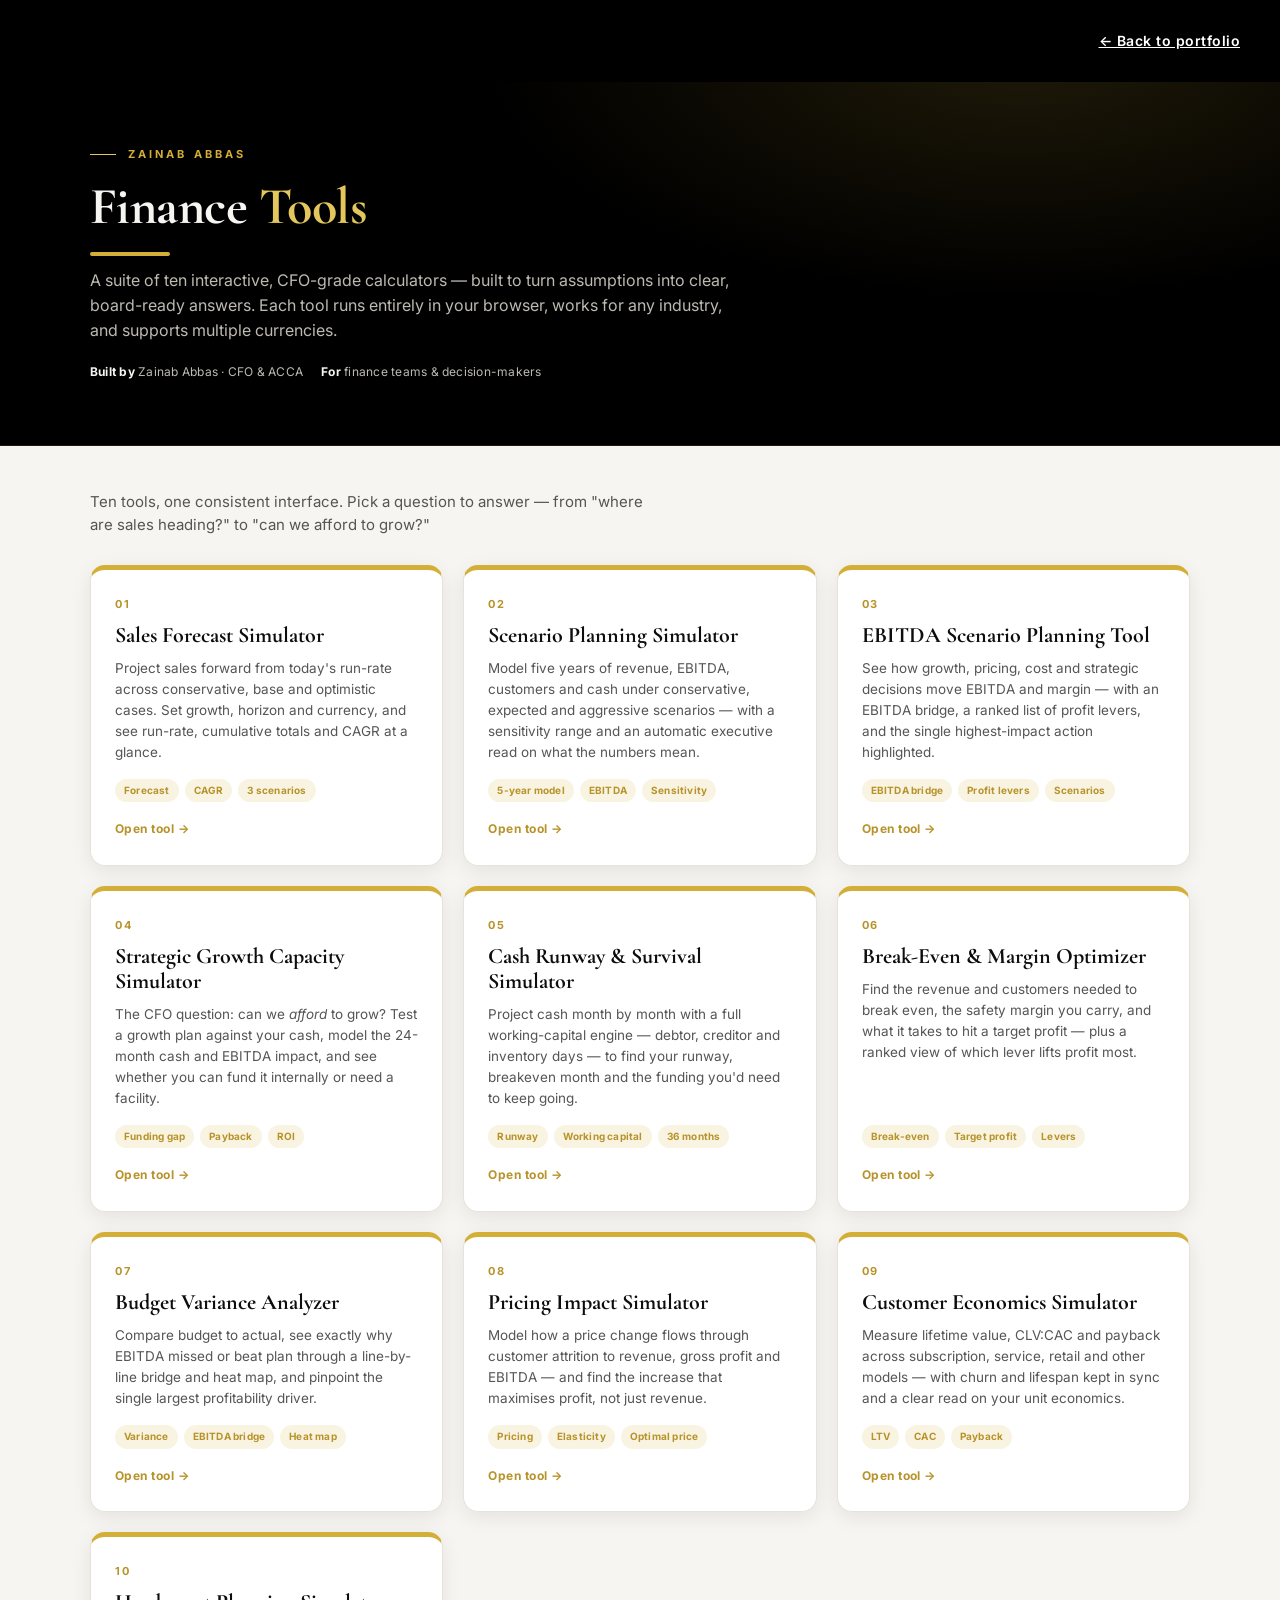
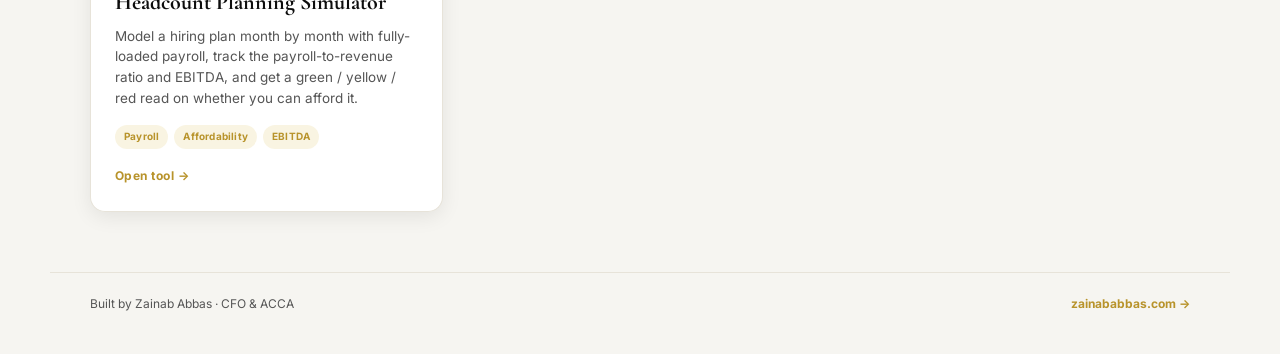
<file: index.html>
<!DOCTYPE html>
<html lang="en">
<head>
  <!-- Google Analytics (GA4) -->
<script async src="https://www.googletagmanager.com/gtag/js?id=G-SFV9DDECGP"></script>
<script>
  window.dataLayer = window.dataLayer || [];
  function gtag(){dataLayer.push(arguments);}
  gtag('js', new Date());
  gtag('config', 'G-SFV9DDECGP');
</script>
<meta charset="UTF-8">
<meta name="viewport" content="width=device-width, initial-scale=1.0">
<title>Finance Tools — Zainab Abbas</title>
<link rel="icon" type="image/png" href="https://zainababbas.com/favicon.png">
<link rel="stylesheet" href="styles.css">
</head>
<body>

  <nav class="calc-nav">
    <a href="https://zainababbas.com" class="logo" aria-label="Zainab Abbas — home"><span class="z">Z</span><span class="a">A</span></a>
    <a href="https://zainababbas.com" class="nav-back">← Back to portfolio</a>
  </nav>

  <!-- ===== DARK HERO ===== -->
  <header class="hero">
    <div class="hero-inner">
      <div class="eyebrow">Zainab Abbas</div>
      <h1>Finance <em>Tools</em></h1>
      <p class="lede">A suite of ten interactive, CFO-grade calculators — built to turn assumptions into clear, board-ready answers. Each tool runs entirely in your browser, works for any industry, and supports multiple currencies.</p>
      <div class="byline">
        <span><b>Built by</b> Zainab Abbas · CFO &amp; ACCA</span>
        <span><b>For</b> finance teams &amp; decision-makers</span>
      </div>
    </div>
  </header>

  <!-- ===== LIGHT BODY ===== -->
  <main class="wrap">
    <p class="hub-intro">Ten tools, one consistent interface. Pick a question to answer — from "where are sales heading?" to "can we afford to grow?"</p>

    <div class="tools-grid">

      <!-- 01 -->
      <a class="tool-card" href="forecast-simulator.html">
        <span class="tc-num">01</span>
        <h3>Sales Forecast Simulator</h3>
        <p>Project sales forward from today's run-rate across conservative, base and optimistic cases. Set growth, horizon and currency, and see run-rate, cumulative totals and CAGR at a glance.</p>
        <div class="tc-tags"><span>Forecast</span><span>CAGR</span><span>3 scenarios</span></div>
        <span class="tc-go">Open tool →</span>
      </a>

      <!-- 02 -->
      <a class="tool-card" href="scenario-planner.html">
        <span class="tc-num">02</span>
        <h3>Scenario Planning Simulator</h3>
        <p>Model five years of revenue, EBITDA, customers and cash under conservative, expected and aggressive scenarios — with a sensitivity range and an automatic executive read on what the numbers mean.</p>
        <div class="tc-tags"><span>5-year model</span><span>EBITDA</span><span>Sensitivity</span></div>
        <span class="tc-go">Open tool →</span>
      </a>

      <!-- 03 -->
      <a class="tool-card" href="ebitda-simulator.html">
        <span class="tc-num">03</span>
        <h3>EBITDA Scenario Planning Tool</h3>
        <p>See how growth, pricing, cost and strategic decisions move EBITDA and margin — with an EBITDA bridge, a ranked list of profit levers, and the single highest-impact action highlighted.</p>
        <div class="tc-tags"><span>EBITDA bridge</span><span>Profit levers</span><span>Scenarios</span></div>
        <span class="tc-go">Open tool →</span>
      </a>

      <!-- 04 -->
      <a class="tool-card" href="growth-capacity.html">
        <span class="tc-num">04</span>
        <h3>Strategic Growth Capacity Simulator</h3>
        <p>The CFO question: can we <em>afford</em> to grow? Test a growth plan against your cash, model the 24-month cash and EBITDA impact, and see whether you can fund it internally or need a facility.</p>
        <div class="tc-tags"><span>Funding gap</span><span>Payback</span><span>ROI</span></div>
        <span class="tc-go">Open tool →</span>
      </a>

      <!-- 05 -->
      <a class="tool-card" href="cash-runway.html">
        <span class="tc-num">05</span>
        <h3>Cash Runway &amp; Survival Simulator</h3>
        <p>Project cash month by month with a full working-capital engine — debtor, creditor and inventory days — to find your runway, breakeven month and the funding you'd need to keep going.</p>
        <div class="tc-tags"><span>Runway</span><span>Working capital</span><span>36 months</span></div>
        <span class="tc-go">Open tool →</span>
      </a>

      <!-- 06 -->
      <a class="tool-card" href="break-even.html">
        <span class="tc-num">06</span>
        <h3>Break-Even &amp; Margin Optimizer</h3>
        <p>Find the revenue and customers needed to break even, the safety margin you carry, and what it takes to hit a target profit — plus a ranked view of which lever lifts profit most.</p>
        <div class="tc-tags"><span>Break-even</span><span>Target profit</span><span>Levers</span></div>
        <span class="tc-go">Open tool →</span>
      </a>

      <!-- 07 -->
      <a class="tool-card" href="budget-variance.html">
        <span class="tc-num">07</span>
        <h3>Budget Variance Analyzer</h3>
        <p>Compare budget to actual, see exactly why EBITDA missed or beat plan through a line-by-line bridge and heat map, and pinpoint the single largest profitability driver.</p>
        <div class="tc-tags"><span>Variance</span><span>EBITDA bridge</span><span>Heat map</span></div>
        <span class="tc-go">Open tool →</span>
      </a>

      <!-- 08 -->
      <a class="tool-card" href="pricing-impact.html">
        <span class="tc-num">08</span>
        <h3>Pricing Impact Simulator</h3>
        <p>Model how a price change flows through customer attrition to revenue, gross profit and EBITDA — and find the increase that maximises profit, not just revenue.</p>
        <div class="tc-tags"><span>Pricing</span><span>Elasticity</span><span>Optimal price</span></div>
        <span class="tc-go">Open tool →</span>
      </a>

      <!-- 09 -->
      <a class="tool-card" href="customer-economics.html">
        <span class="tc-num">09</span>
        <h3>Customer Economics Simulator</h3>
        <p>Measure lifetime value, CLV:CAC and payback across subscription, service, retail and other models — with churn and lifespan kept in sync and a clear read on your unit economics.</p>
        <div class="tc-tags"><span>LTV</span><span>CAC</span><span>Payback</span></div>
        <span class="tc-go">Open tool →</span>
      </a>

      <!-- 10 -->
      <a class="tool-card" href="headcount-planning.html">
        <span class="tc-num">10</span>
        <h3>Headcount Planning Simulator</h3>
        <p>Model a hiring plan month by month with fully-loaded payroll, track the payroll-to-revenue ratio and EBITDA, and get a green / yellow / red read on whether you can afford it.</p>
        <div class="tc-tags"><span>Payroll</span><span>Affordability</span><span>EBITDA</span></div>
        <span class="tc-go">Open tool →</span>
      </a>

      <!-- To add a new tool later: copy a card above, point href to the new file,
           renumber, and update the title, description and three tags. -->

    </div>
  </main>

  <footer>
    <span>Built by Zainab Abbas · CFO &amp; ACCA</span>
    <span><a href="https://zainababbas.com" target="_blank" rel="noopener">zainababbas.com →</a></span>
  </footer>

</body>
</html>
</file>
<file: styles.css>
@import url('https://fonts.googleapis.com/css2?family=Cormorant+Garamond:wght@500;600;700&family=Inter:wght@400;500;600&display=swap');
/* ============================================================
   THE BOARDROOM INSIGHTS — shared calculator theme
   Matched to zainababbas.com: Georgia + Arial, gold #D4AF37
   Dark hero · light working surface · gold accents
   Reuse this single file across every calculator.
   ============================================================ */

:root{
  /* light working surface */
  --paper:#f6f5f1;        /* page background — site cream */
  --card:#ffffff;         /* panels */
  --field:#f3f1ea;        /* input fill */
  --line:#e7e3d9;         /* borders on light */
  --ink:#0d0d0d;          /* primary text */
  --ink-soft:#555555;     /* muted text */

  /* gold (from site) */
  --gold:#D4AF37;         /* primary gold */
  --gold-deep:#B8932B;    /* deeper gold — text on light */
  --gold-soft:rgba(212,175,55,.14);

  /* dark hero band */
  --night:#000;
  --night-line:#2a2a2a;
  --gold-bright:#E3C65C;  /* gold highlight on dark */
  --cream:#f6f5f1;        /* text on dark */
  --cream-soft:#bdbab2;

  /* status */
  --pos:#2E8B57;
  --neg:#C0563F;

  /* fonts (match site) */
  --serif:'Cormorant Garamond',Georgia,serif;
  --sans:'Inter',system-ui,sans-serif;

  --radius:15px;
  --max:1180px;
}

*{box-sizing:border-box;margin:0;padding:0}
html{scroll-behavior:smooth}
body{
  background:var(--paper);color:var(--ink);
  font-family:var(--sans);line-height:1.55;-webkit-font-smoothing:antialiased;min-height:100vh;
}
.num{font-variant-numeric:tabular-nums}


/* ---------- CALCULATOR NAV (ZA monogram, links home) ---------- */
.calc-nav{background:#000;display:flex;align-items:center;justify-content:space-between;padding:14px clamp(18px,4vw,40px)}
.calc-nav .logo{
    display:block; width:48px; height:54px;
    background:url('https://zainababbas.com/logo.png') center/contain no-repeat;
    font-size:0;              /* hides the old ZA text */
}
.calc-nav .logo .z, .logo .a{ display:none; }   /* hides the old letter spans */
.calc-nav .nav-back{color:#fff;font-size:14px;font-weight:600;letter-spacing:.5px;transition:color .25s ease}
.calc-nav .nav-back:hover{color:var(--gold)}

/* ---------- HERO ---------- */
.hero{background:var(--night);border-bottom:1px solid rgba(212,175,55,.15);position:relative;overflow:hidden}
.hero::before{content:'';position:absolute;inset:0;pointer-events:none;
  background:radial-gradient(900px 420px at 80% -10%, rgba(212,175,55,.15), transparent 60%)}
.hero-inner{position:relative;z-index:1;max-width:var(--max);margin:0 auto;padding:clamp(34px,6vw,64px) clamp(18px,4vw,40px)}
.eyebrow{font-family:var(--sans);font-size:11px;letter-spacing:.28em;text-transform:uppercase;color:var(--gold);display:flex;align-items:center;gap:12px;font-weight:700}
.eyebrow::before{content:'';width:26px;height:1px;background:var(--gold-bright);display:inline-block}
h1{font-family:var(--serif);font-weight:700;color:var(--cream);font-size:clamp(30px,5.4vw,52px);line-height:1.06;letter-spacing:-.01em;margin:16px 0 12px}
h1 em{font-style:normal;color:var(--gold-bright)}
h1::after{content:"";display:block;width:80px;height:4px;background:var(--gold);border-radius:5px;margin-top:18px}
.lede{color:var(--cream-soft);max-width:64ch;font-size:clamp(14px,1.7vw,16px)}
.byline{margin-top:20px;font-size:12px;letter-spacing:.02em;color:var(--cream-soft);display:flex;flex-wrap:wrap;gap:8px 18px}
.byline b{color:var(--cream);font-weight:700}

/* ---------- LAYOUT ---------- */
.wrap{max-width:var(--max);margin:0 auto;padding:clamp(28px,4vw,44px) clamp(18px,4vw,40px) 60px}
.grid{display:grid;grid-template-columns:380px 1fr;gap:28px;align-items:start}
@media(max-width:880px){.grid{grid-template-columns:1fr}}

.card{background:var(--card);border:1px solid var(--line);border-radius:var(--radius);padding:24px;
  box-shadow:0 5px 20px rgba(0,0,0,.08)}
.card-title{font-size:11px;letter-spacing:.18em;text-transform:uppercase;color:var(--ink-soft);font-weight:700;display:flex;align-items:center;gap:9px;margin-bottom:20px}
.card-title .dot{width:6px;height:6px;border-radius:50%;background:var(--gold)}

/* ---------- INPUTS ---------- */
.field{margin-bottom:18px}
.field label{display:block;font-size:13px;font-weight:700;margin-bottom:7px;color:var(--ink)}
.field label .hint{color:var(--ink-soft);font-weight:400;font-size:12px}
.input-shell{position:relative;display:flex;align-items:center}
.input-shell .pre{position:absolute;left:14px;color:var(--gold-deep);font-size:14px;font-weight:700;pointer-events:none}
.input-shell .suf{position:absolute;right:14px;color:var(--ink-soft);font-size:13px;pointer-events:none}
input[type=number],input[type=text],select{width:100%;background:var(--field);border:1px solid var(--line);border-radius:10px;
  color:var(--ink);font-family:var(--sans);font-size:15px;font-variant-numeric:tabular-nums;padding:12px 14px;transition:border-color .15s,box-shadow .15s,background .15s;appearance:none}
input.has-pre{padding-left:34px}
input.has-suf{padding-right:48px}
select{cursor:pointer;background-image:url("data:image/svg+xml;utf8,<svg xmlns='http://www.w3.org/2000/svg' width='12' height='8' viewBox='0 0 12 8'><path d='M1 1l5 5 5-5' stroke='%23B8932B' stroke-width='1.5' fill='none' stroke-linecap='round'/></svg>");background-repeat:no-repeat;background-position:right 14px center;padding-right:36px}
input:focus,select:focus{outline:none;border-color:var(--gold);background:var(--card);box-shadow:0 0 0 3px var(--gold-soft)}
input[readonly]{background:transparent;border-style:dashed;color:var(--ink-soft);cursor:not-allowed}
.row2{display:grid;grid-template-columns:1fr 1fr;gap:14px}

/* segmented control */
.seg{display:flex;background:var(--field);border:1px solid var(--line);border-radius:10px;padding:4px;gap:4px}
.seg button{flex:1;background:none;border:none;color:var(--ink-soft);font-family:var(--sans);font-size:13px;font-weight:700;padding:8px 4px;border-radius:7px;cursor:pointer;transition:.15s}
.seg button.active{background:var(--gold);color:#0d0d0d;box-shadow:0 1px 4px rgba(212,175,55,.45)}
.seg button:focus-visible{outline:2px solid var(--gold);outline-offset:2px}

/* groups */
.group{margin-bottom:22px}
.group + .group{padding-top:20px;border-top:1px solid var(--line)}
.group-label{font-size:10.5px;letter-spacing:.16em;text-transform:uppercase;color:var(--gold-deep);font-weight:700;margin-bottom:14px;display:flex;align-items:center;gap:8px}
.group-label::before{content:'';width:5px;height:5px;background:var(--gold);border-radius:50%}

/* advanced drawer */
details{margin-top:6px;border-top:1px solid var(--line);padding-top:16px}
summary{cursor:pointer;font-size:11px;letter-spacing:.14em;text-transform:uppercase;color:var(--gold-deep);font-weight:700;list-style:none;display:flex;align-items:center;gap:8px}
summary::-webkit-details-marker{display:none}
summary::before{content:'+';font-size:15px;line-height:1}
details[open] summary::before{content:'\2013'}
details .field:first-of-type{margin-top:16px}

.reset{margin-top:8px;width:100%;background:transparent;border:2px solid var(--gold);color:var(--gold-deep);font-family:var(--sans);font-size:12px;font-weight:bold;letter-spacing:.06em;text-transform:uppercase;padding:12px;border-radius:8px;cursor:pointer;transition:transform .25s ease,background .25s ease,color .25s ease}
.reset:hover{background:var(--gold);color:#000;transform:translateY(-2px)}

/* scenario slider */
.scenario{background:var(--field);border:1px solid var(--line);border-radius:12px;padding:18px;margin-bottom:24px}
.scenario .scen-name{font-family:var(--sans);font-size:20px;color:var(--gold-deep);font-weight:700;margin-bottom:14px}
input[type=range]{-webkit-appearance:none;appearance:none;width:100%;height:6px;border-radius:6px;background:linear-gradient(90deg,var(--line),var(--gold));outline:none;padding:0;border:none;cursor:pointer}
input[type=range]::-webkit-slider-thumb{-webkit-appearance:none;appearance:none;width:22px;height:22px;border-radius:50%;background:var(--gold);border:3px solid #fff;box-shadow:0 1px 6px rgba(212,175,55,.55);cursor:pointer}
input[type=range]::-moz-range-thumb{width:22px;height:22px;border-radius:50%;background:var(--gold);border:3px solid #fff;box-shadow:0 1px 6px rgba(212,175,55,.55);cursor:pointer}
.scen-ticks{display:flex;justify-content:space-between;margin-top:10px;font-size:10.5px;letter-spacing:.02em;color:var(--ink-soft)}
.scen-ticks span{flex:1;text-align:center;transition:color .15s}
.scen-ticks span:first-child{text-align:left}
.scen-ticks span:last-child{text-align:right}
.scen-ticks span.on{color:var(--gold-deep);font-weight:700}

/* toggles */
.toggles{display:flex;flex-direction:column;gap:2px}
.toggle{display:flex;align-items:flex-start;gap:12px;padding:11px 0;cursor:pointer;border-bottom:1px solid rgba(231,227,217,.7)}
.toggle:last-child{border-bottom:none}
.toggle input{position:absolute;opacity:0;width:0;height:0}
.switch{flex:none;width:40px;height:22px;border-radius:22px;background:var(--line);position:relative;transition:.2s;margin-top:1px}
.switch::after{content:'';position:absolute;top:2px;left:2px;width:18px;height:18px;border-radius:50%;background:#fff;box-shadow:0 1px 3px rgba(0,0,0,.25);transition:.2s}
.toggle input:checked + .switch{background:var(--gold)}
.toggle input:checked + .switch::after{transform:translateX(18px)}
.toggle input:focus-visible + .switch{outline:2px solid var(--gold);outline-offset:2px}
.toggle .t-text{font-size:13px;font-weight:700;color:var(--ink);line-height:1.35}
.toggle .t-text small{display:block;font-weight:400;color:var(--ink-soft);font-size:11.5px;margin-top:2px}

/* ---------- RESULTS ---------- */
.results{display:flex;flex-direction:column;gap:24px}
.kpis{display:grid;grid-template-columns:repeat(4,1fr);gap:14px}
@media(max-width:1040px){.kpis{grid-template-columns:repeat(2,1fr)}}
@media(max-width:480px){.kpis{grid-template-columns:1fr 1fr}}
.kpi{background:var(--card);border:1px solid var(--line);border-top:4px solid var(--gold);border-radius:var(--radius);padding:18px 18px 16px;position:relative;overflow:hidden;box-shadow:0 5px 20px rgba(0,0,0,.08)}

.kpi .k-label{font-size:10px;letter-spacing:.14em;text-transform:uppercase;color:var(--ink-soft);font-weight:700}
.kpi .k-val{font-family:var(--sans);font-weight:700;font-size:clamp(22px,2.6vw,30px);margin-top:8px;letter-spacing:-.01em;color:var(--gold-deep);font-variant-numeric:tabular-nums}
.kpi .k-sub{font-size:11px;color:var(--ink-soft);margin-top:4px}

.chart-card{background:var(--card);border:1px solid var(--line);border-radius:var(--radius);padding:22px 22px 14px;box-shadow:0 5px 20px rgba(0,0,0,.08)}
.chart-head{display:flex;justify-content:space-between;align-items:flex-end;flex-wrap:wrap;gap:12px;margin-bottom:18px}
.chart-card h3{font-family:var(--sans);font-weight:700;font-size:17px;color:var(--ink);margin-bottom:2px}
.chart-card .sub{font-size:10.5px;color:var(--ink-soft);letter-spacing:.02em;margin-bottom:14px}
.legend{display:flex;gap:18px;flex-wrap:wrap}
.legend span{display:flex;align-items:center;gap:7px;font-size:12px;color:var(--ink-soft)}
.swatch{width:14px;height:3px;border-radius:2px}
.chart-box{position:relative;height:330px}
.chart-card .chart-box{height:260px}

/* tables */
.table-card{background:var(--card);border:1px solid var(--line);border-radius:var(--radius);padding:22px;overflow-x:auto;box-shadow:0 5px 20px rgba(0,0,0,.08)}
table{width:100%;border-collapse:collapse;font-size:13px;font-variant-numeric:tabular-nums;white-space:nowrap}
th{text-align:right;font-size:10px;letter-spacing:.1em;text-transform:uppercase;color:var(--ink-soft);font-weight:700;padding:0 14px 12px;border-bottom:1px solid var(--line)}
th:first-child,td:first-child{text-align:left}
td{padding:11px 14px;border-bottom:1px solid rgba(231,227,217,.7)}
tbody tr:hover{background:var(--field)}
td.val{color:var(--gold-deep);font-weight:700}
td.up,td.best{color:var(--pos);font-weight:700}
td.down,td.worst{color:var(--neg);font-weight:700}
tfoot td{border-top:1px solid var(--line);border-bottom:none;color:var(--ink);padding-top:14px;font-weight:700}
tfoot td.val{color:var(--gold-deep)}

/* executive insight */
.insight{background:linear-gradient(180deg,#fbf6e6,#fffdf8);border:1px solid #ecdcb0;border-left:4px solid var(--gold);border-radius:var(--radius);padding:24px 26px}
.insight .ins-eyebrow{font-size:10.5px;letter-spacing:.2em;text-transform:uppercase;color:var(--gold-deep);font-weight:700;display:flex;align-items:center;gap:9px;margin-bottom:12px}
.insight .ins-eyebrow::before{content:'';width:18px;height:1px;background:var(--gold-deep)}
.insight .ins-body{font-family:var(--sans);font-size:clamp(15px,1.9vw,18px);line-height:1.6;color:var(--ink)}
.insight .ins-body b{color:var(--gold-deep);font-weight:700}
.insight .ins-flag{display:inline-block;margin-top:14px;font-size:11px;font-weight:700;letter-spacing:.04em;padding:5px 11px;border-radius:20px}
.insight .ins-flag.warn{background:rgba(192,86,63,.12);color:#a8472f}
.insight .ins-flag.good{background:rgba(46,139,87,.12);color:#1e6b41}
.insight .ins-flag.neutral{background:var(--gold-soft);color:var(--gold-deep)}

/* footer */
footer{max-width:var(--max);margin:0 auto;padding:22px clamp(18px,4vw,40px) 40px;border-top:1px solid var(--line);color:var(--ink-soft);font-size:12px;display:flex;justify-content:space-between;flex-wrap:wrap;gap:12px}
footer a{color:var(--gold-deep);text-decoration:none;font-weight:700}
footer a:hover{text-decoration:underline}
.note{font-size:11.5px;color:var(--ink-soft);line-height:1.6;max-width:72ch}

/* ---------- TOOLS HUB ---------- */
.tools-grid{display:grid;grid-template-columns:repeat(auto-fill,minmax(280px,1fr));gap:20px;margin-top:8px}
.tool-card{display:flex;flex-direction:column;background:var(--card);border:1px solid var(--line);border-radius:var(--radius);padding:26px 24px;text-decoration:none;color:inherit;position:relative;overflow:hidden;transition:transform .18s,box-shadow .18s;box-shadow:0 5px 20px rgba(0,0,0,.08)}
.tool-card{border-top:5px solid var(--gold)}
.tool-card:hover{transform:translateY(-5px);box-shadow:0 12px 32px rgba(0,0,0,.12)}
.tool-card .tc-num{font-size:11px;letter-spacing:.16em;color:var(--gold-deep);font-weight:700}
.tool-card h3{font-family:var(--serif);font-weight:700;font-size:22px;line-height:1.15;color:var(--ink);margin:10px 0 10px}
.tool-card p{font-size:13.5px;color:var(--ink-soft);line-height:1.55;flex:1}
.tool-card .tc-tags{display:flex;flex-wrap:wrap;gap:6px;margin:16px 0 18px}
.tool-card .tc-tags span{font-size:10px;letter-spacing:.02em;color:var(--gold-deep);background:var(--gold-soft);padding:4px 9px;border-radius:20px;font-weight:700}
.tool-card .tc-go{font-size:12px;letter-spacing:.04em;color:var(--gold-deep);font-weight:700;display:flex;align-items:center;gap:6px}
.tool-card:hover .tc-go{gap:10px}
.tool-card.soon{pointer-events:none;opacity:.6;border-style:dashed}
.tool-card.soon::after{background:linear-gradient(90deg,var(--line),transparent)}
.hub-intro{color:var(--ink-soft);max-width:62ch;margin-bottom:28px;font-size:15px}

@media (prefers-reduced-motion:reduce){*{transition:none!important}}

/* ---------- BUSINESS-MODEL CHIPS ---------- */
.model-chips{display:flex;flex-wrap:wrap;gap:8px}
.model-chips button{background:var(--field);border:1px solid var(--line);color:var(--ink-soft);font-family:var(--sans);font-size:12.5px;font-weight:700;padding:9px 14px;border-radius:8px;cursor:pointer;transition:.15s}
.model-chips button:hover{border-color:var(--gold)}
.model-chips button.active{background:var(--gold);color:#000;border-color:var(--gold)}
.model-chips button:focus-visible{outline:2px solid var(--gold);outline-offset:2px}

/* ---------- HEAT MAP (budget variance) ---------- */
.heat-grid{display:grid;grid-template-columns:repeat(auto-fit,minmax(90px,1fr));gap:8px}
.heat-cell{border-radius:10px;padding:14px 12px;text-align:center;border:1px solid rgba(0,0,0,.05)}
.heat-name{font-size:11px;font-weight:700;color:var(--ink);text-transform:uppercase;letter-spacing:.03em}
.heat-val{font-size:16px;font-weight:700;margin-top:6px;font-variant-numeric:tabular-nums;color:var(--ink)}
.heat-flag{display:inline-block;margin-left:4px;color:var(--neg);font-weight:700}

/* ---------- HIRE ROWS (headcount) ---------- */
.hire-row{display:grid;grid-template-columns:1fr 1fr 52px 34px;gap:8px;margin-bottom:8px;align-items:center}
.hire-row input{padding:9px 10px;font-size:13px}
.hire-del{background:none;border:1px solid var(--line);color:var(--neg);border-radius:8px;cursor:pointer;font-size:16px;height:38px;transition:.15s}
.hire-del:hover{border-color:var(--neg);background:rgba(192,86,63,.08)}
.add-hire{width:100%;background:transparent;border:1px dashed var(--gold);color:var(--gold-deep);font-family:var(--sans);font-weight:700;font-size:12px;padding:10px;border-radius:8px;cursor:pointer;transition:.15s;margin-top:4px}
.add-hire:hover{background:var(--gold-soft)}

/* ============================================================
   CHARTS ROW + MOBILE HARDENING
   (.charts was undefined; min-width:0 stops charts/tables from
    forcing the grid wider than a phone screen)
   ============================================================ */
.charts{display:grid;grid-template-columns:repeat(auto-fit,minmax(260px,1fr));gap:24px;min-width:0}
.charts > *{min-width:0}

/* let grid/flex children shrink so wide content fits or scrolls inside its card */
body{overflow-x:hidden}
.results{min-width:0}
.grid > *{min-width:0}
.card,.chart-card,.table-card,.chart-box{min-width:0}
.chart-card canvas,.chart-box canvas{max-width:100%}

@media(max-width:600px){
  .row2{grid-template-columns:1fr}
  .card{padding:18px}
  .insight{padding:20px 18px}
  .chart-card{padding:18px 16px 12px}
  .table-card{padding:16px}
  .kpi{padding:16px 14px 14px}
  .hire-row{grid-template-columns:1fr 84px 54px 30px;gap:6px}
  .hire-row input{padding:8px}
  .hero-inner{padding-top:30px;padding-bottom:30px}
}
</file>
